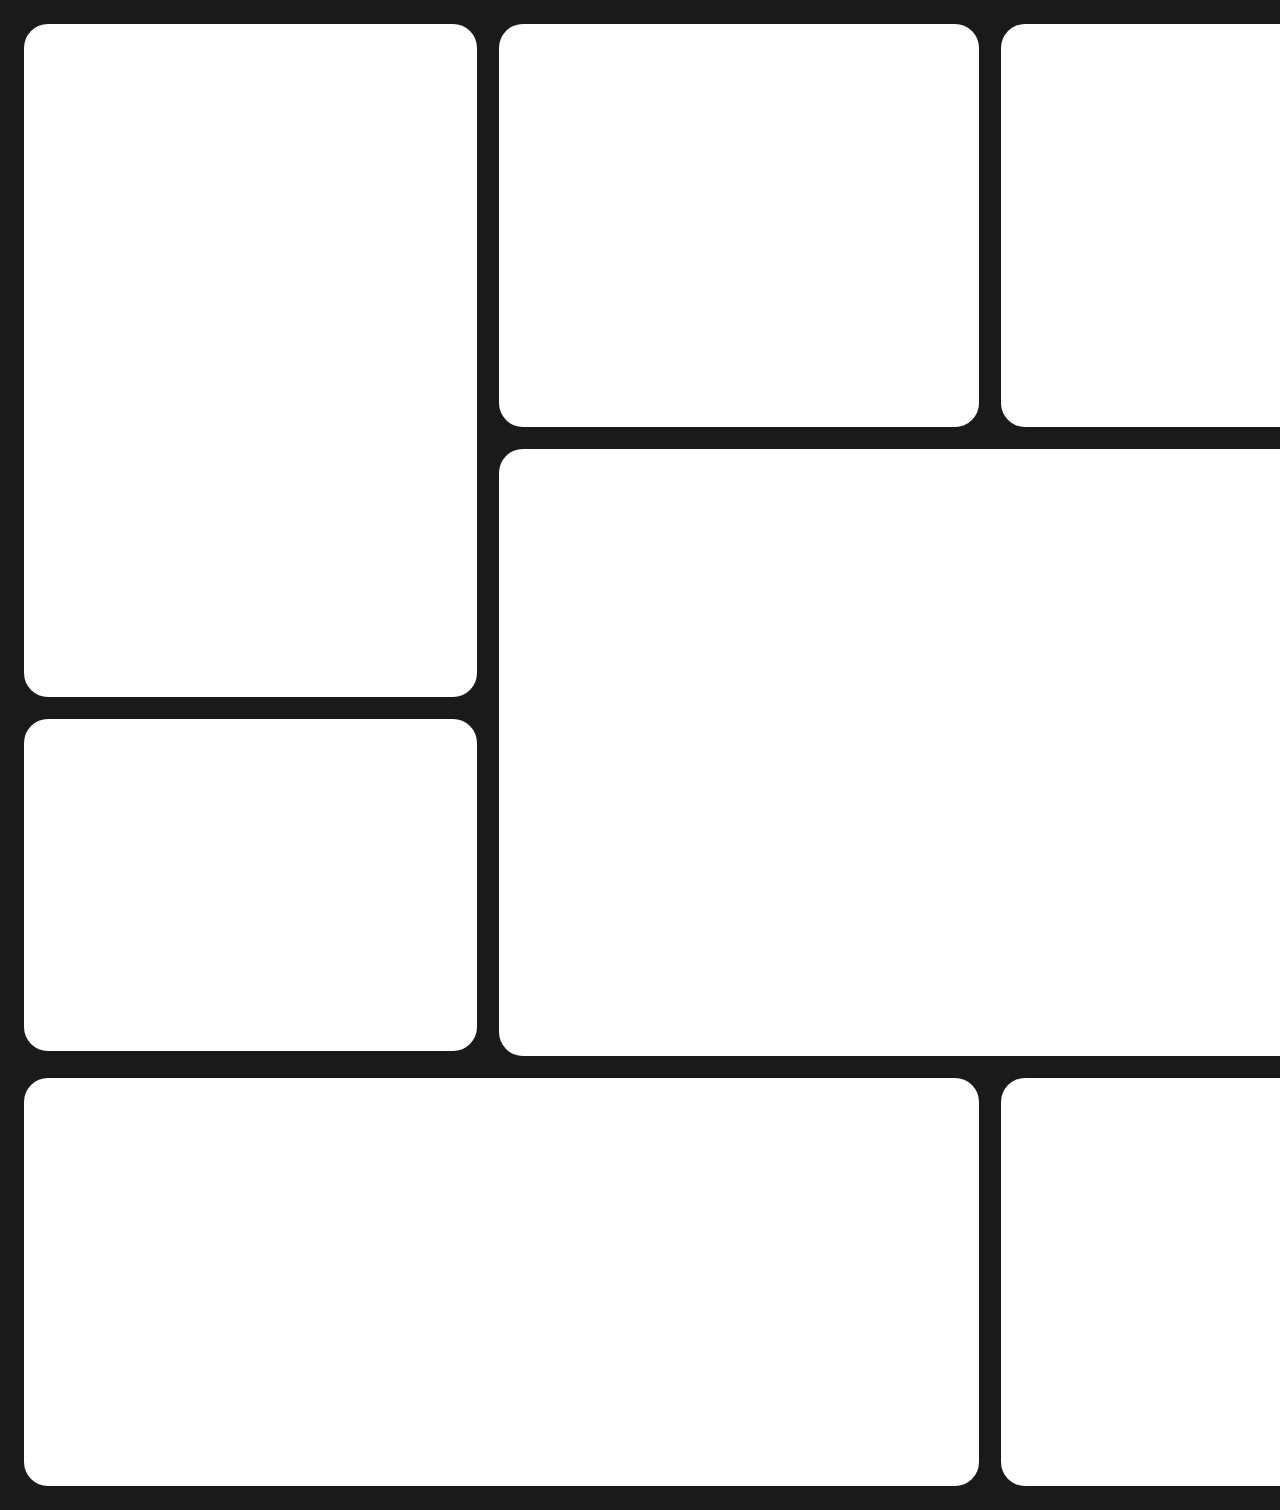
<file: index.html>
<!DOCTYPE html>
<html lang="en">
<head>
    <meta charset="UTF-8">
    <meta name="viewport" content="width=device-width, initial-scale=1.0">
    <title>Document</title>
    <link rel="stylesheet" href="style.css">
</head>
<body>
    <div class="layout" id="row">
    
    <div class="col">
      <div class="row">
        
        <div class="col">
          <div class="box" id="b1"></div>
          <div class="box" id="b5"></div>
        </div>
        
        <div class="col">
          <div class="row">
            <div class="box" id="b2"></div>
            <div class="box" id="b3"></div>
          </div>
          <div class="box" id="b6"></div>
        </div>

      </div>

      <div class="row">
        <div class="box" id="b7"></div>
        <div class="box" id="b8"></div>
      </div>
    </div>

    <div class="col">
      <div class="box" id="b4"></div>
      <div class="box" id="b9"></div>
    </div>

  </div>
</body>
</html>
</file>
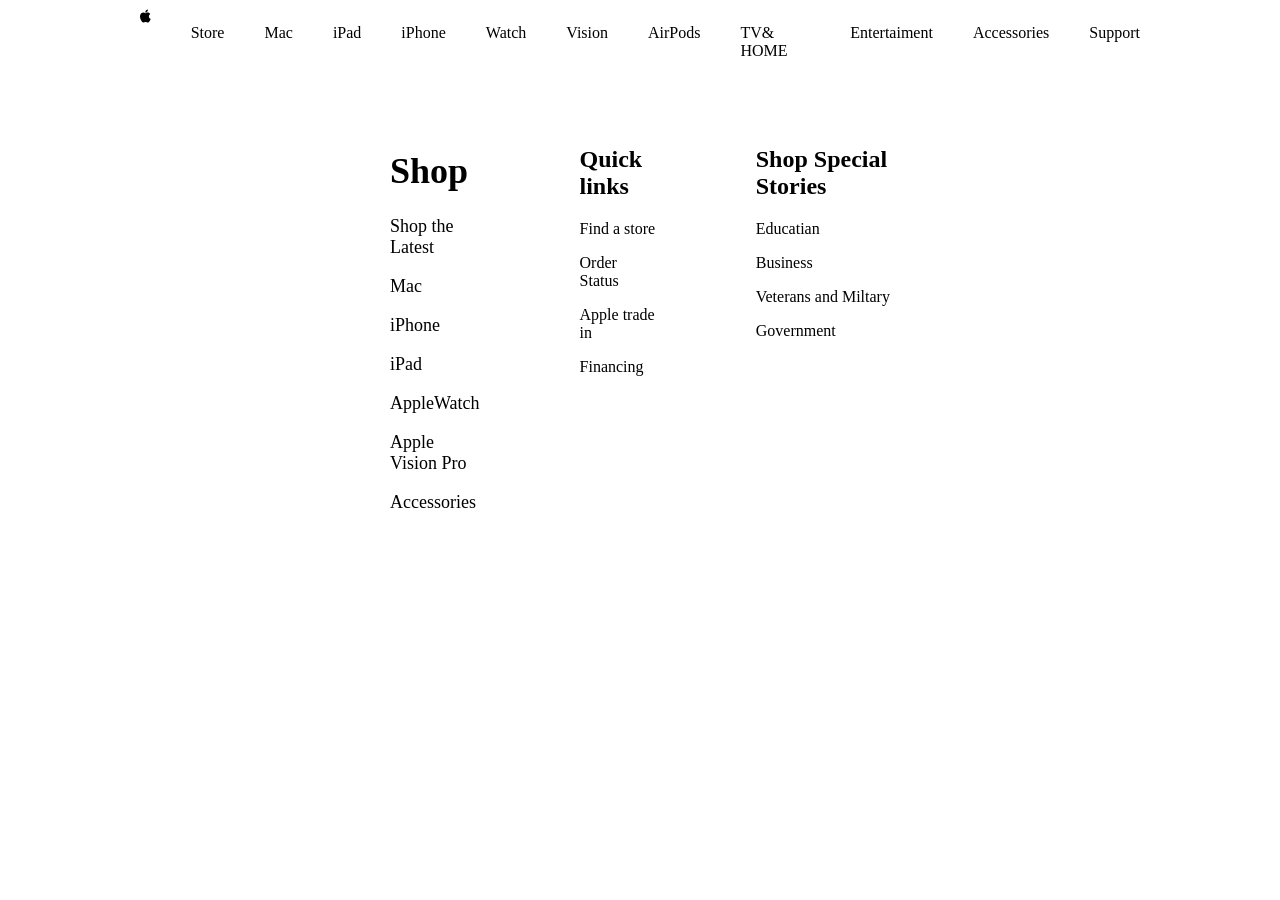
<file: Apple/index.html>
<!DOCTYPE html>
<html lang="en">
<head>
    <meta charset="UTF-8">
    <meta name="viewport" content="width=device-width, initial-scale=1.0">
    <title>Document</title>
</head>
<style>
    .Red_Div{
        display: flex;
        gap: 40px;
        width:fit-content;
        width: 1000px;
        margin: auto;
    }
    .Blu_div{
        display: flex;
        gap: 100px;
        widfth: fit-context;
        width: 500px;
        margin: auto;
    }
    .Big_dig{
        display: flex;
        gap: 50px;
        flex-direction: column;
    }
    .Green_div1{
        font-size: large;
    }
</style>
<body>
    <div class="Big_dig">
    <div class="Red_Div">
   <svg width="13" height="16" viewBox="0 0 13 16" fill="none" xmlns="http://www.w3.org/2000/svg">
<path d="M12.5589 5.4318C12.038 5.75071 11.6066 6.19655 11.3049 6.72761C11.0032 7.25867 10.8413 7.85759 10.8341 8.4683C10.8362 9.15565 11.0398 9.8273 11.4198 10.4001C11.7998 10.9728 12.3395 11.4215 12.972 11.6906C12.7226 12.4952 12.3536 13.2577 11.8772 13.9524C11.1956 14.9336 10.4829 15.9147 9.3985 15.9147C8.3141 15.9147 8.0352 15.2847 6.7855 15.2847C5.5668 15.2847 5.133 15.9354 4.1415 15.9354C3.15 15.9354 2.4581 15.0265 1.6628 13.9111C0.612269 12.3485 0.0349098 10.516 0 8.6335C0 5.5351 2.014 3.893 3.9969 3.893C5.0504 3.893 5.9283 4.5849 6.5893 4.5849C7.2193 4.5849 8.2005 3.8516 9.3985 3.8516C10.0145 3.83571 10.6249 3.97152 11.176 4.24708C11.7271 4.52264 12.202 4.92949 12.5589 5.4318ZM8.8305 2.54C9.3586 1.91876 9.65755 1.13513 9.6774 0.32C9.67829 0.212542 9.6679 0.105288 9.6464 0C8.73926 0.0886136 7.9004 0.520975 7.3019 1.2084C6.76871 1.80488 6.4585 2.56759 6.424 3.3669C6.4244 3.46411 6.43479 3.56102 6.455 3.6561C6.52652 3.66962 6.59912 3.67655 6.6719 3.6768C7.08997 3.64353 7.49692 3.5256 7.868 3.33018C8.23908 3.13475 8.56655 2.86591 8.8305 2.54Z" fill="black"/>
</svg>

    <p>Store</p>
    <p>Mac</p>
    <p>iPad</p>
    <p>iPhone</p>
    <p>Watch</p>
    <p>Vision</p>
    <p>AirPods</p>
    <p>TV& HOME</p>
    <p>Entertaiment</p>
    <p>Accessories</p>
    <p>Support</p>
    </div>
    <div class="Blu_div">
        <div class="Green_div1">
            <h1>Shop</h1>
            <p>Shop the Latest</p>
            <p>Mac</p>
            <p>iPhone</p>
            <p>iPad</p>
            <p>AppleWatch</p>
            <p>Apple Vision Pro</p>
            <p>Accessories</p>
        </div>
        <div class="Green_div">
            <h2>Quick links</h2>
            <p>Find a store</p>
            <p>Order Status</p>
            <p>Apple trade in</p>
            <p>Financing</p>

        </div>
        <div class="Green_div">
            <h2>Shop Special Stories</h2>
            <p>Educatian</p>
            <p>Business</p>
            <p>Veterans and Miltary</p>
            <p>Government</p>

        </div>
    </div>
</div>
</body>
</html>
</file>
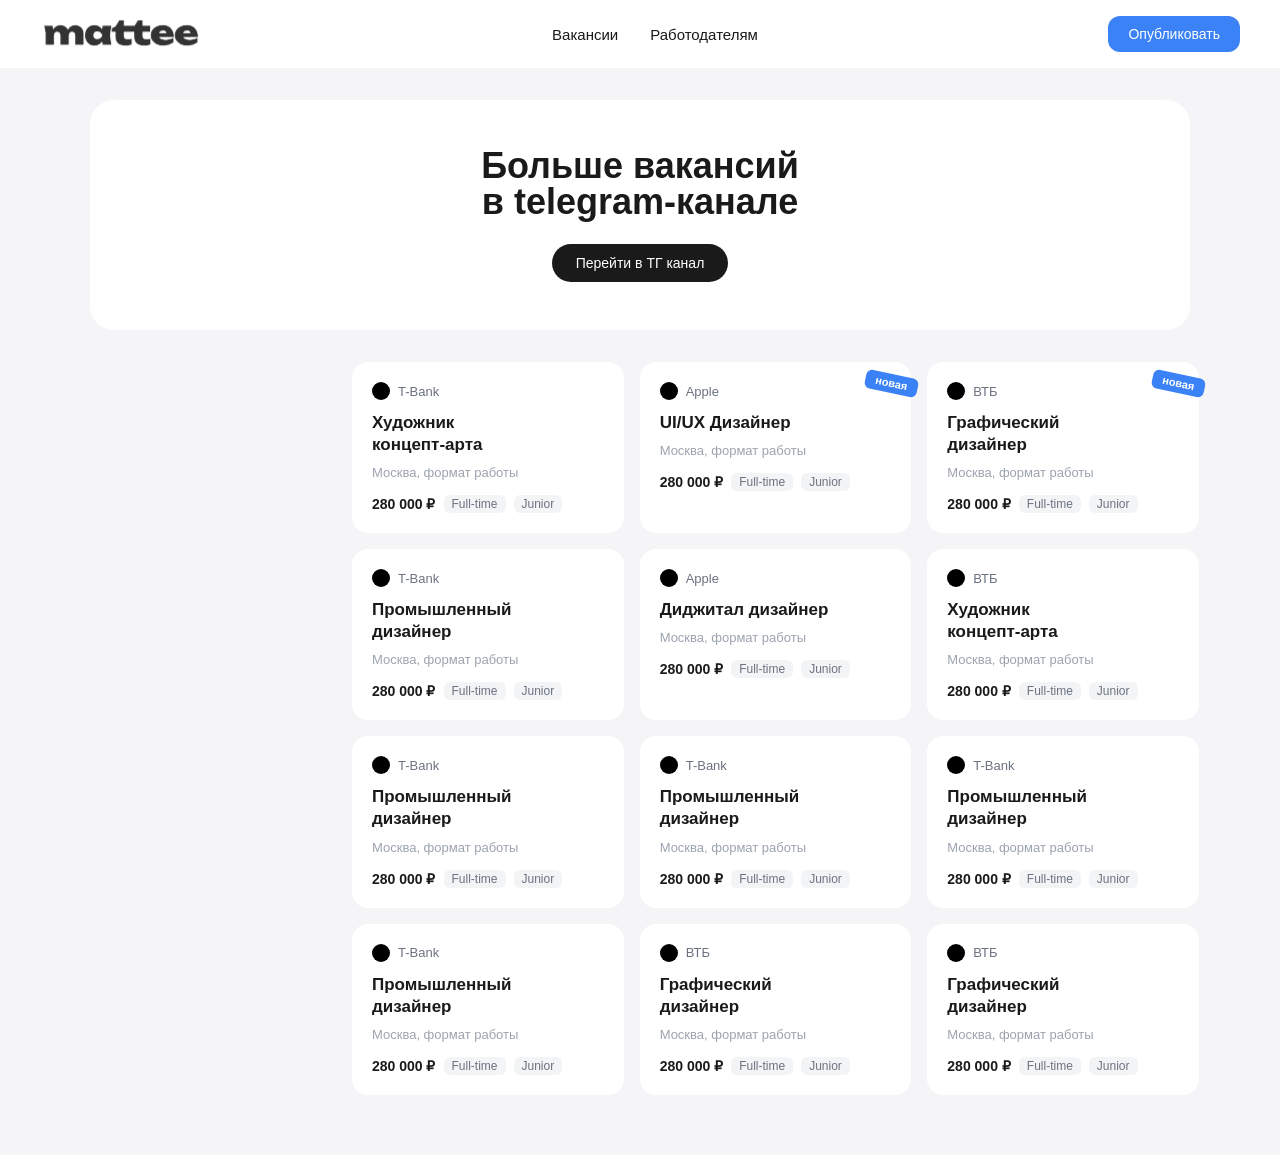
<file: Vacntion/index.html>
<!DOCTYPE html>
<html lang="ru">
<head>
    <meta charset="UTF-8">
    <meta name="viewport" content="width=device-width, initial-scale=1.0">
    <link rel="stylesheet" href="reboot.css">
    <link rel="stylesheet" href="style.css">
    <title>mattee</title>
</head>
<body>

<header class="top">
    <div class="logo">
        <svg width="212" height="42" viewBox="0 0 212 42" fill="none" xmlns="http://www.w3.org/2000/svg">
<foreignObject x="-2.01874" y="-2.01874" width="215.998" height="45.929"><div xmlns="http://www.w3.org/1999/xhtml" style="backdrop-filter:blur(1.01px);clip-path:url(#bgblur_0_880_1226_clip_path);height:100%;width:100%"></div></foreignObject><g data-figma-bg-blur-radius="2.01874">
<mask id="path-1-outside-1_880_1226" maskUnits="userSpaceOnUse" x="-0.540527" y="-0.49871" width="213" height="43" fill="black">
<rect fill="white" x="-0.540527" y="-0.49871" width="213" height="43"/>
<path fill-rule="evenodd" clip-rule="evenodd" d="M123.583 19.4985H120.031H118.628H110.165V24.2784C110.165 26.0617 110.472 27.3187 111.086 28.0496C111.7 28.7512 112.957 29.102 114.857 29.102C116.026 29.102 117.064 29.029 117.97 28.8828C118.906 28.7074 119.739 28.5027 120.47 28.2689V36.2937C119.476 36.5861 118.248 36.8345 116.786 37.0392C115.354 37.2731 113.848 37.39 112.27 37.39C109.288 37.39 106.818 36.9515 104.859 36.0745C102.9 35.1682 101.438 33.8673 100.474 32.1717C99.5089 30.4761 99.0266 28.4589 99.0266 26.1201V19.4985H94.0713V14.7187L99.0266 12.2192L103.894 4.50129H110.165V11.386H118.628H120.031H124.113L128.451 4.50129H134.722V11.386H144.588V19.4985H134.722V24.2784C134.722 26.0617 135.029 27.3187 135.643 28.0496C136.257 28.7512 137.514 29.102 139.414 29.102C140.583 29.102 141.621 29.029 142.527 28.8828C143.463 28.7074 144.296 28.5027 145.027 28.2689V36.2937C144.033 36.5861 142.805 36.8345 141.343 37.0392C139.911 37.2731 138.405 37.39 136.827 37.39C133.845 37.39 131.374 36.9515 129.416 36.0745C127.457 35.1682 125.995 33.8673 125.031 32.1717C124.066 30.4761 123.583 28.4589 123.583 26.1201V19.4985ZM193.252 37.3902C190.123 37.3902 187.317 36.8347 184.832 35.7238C182.376 34.5837 180.432 33.005 179 30.9879C177.567 28.9415 176.851 26.5735 176.851 23.8839C176.851 21.2236 177.538 18.8994 178.912 16.9115C180.315 14.9236 182.216 13.3741 184.613 12.2632C187.01 11.1523 189.7 10.5969 192.681 10.5969C195.81 10.5969 198.47 11.24 200.662 12.5263C202.855 13.8126 204.536 15.6398 205.705 18.0078C206.875 20.3465 207.459 23.1238 207.459 26.3396H188.224C188.323 26.5532 188.435 26.7579 188.559 26.9535C189.203 27.889 190.167 28.6053 191.454 29.1022C192.74 29.5992 194.362 29.8477 196.321 29.8477C198.221 29.8477 200.063 29.6138 201.846 29.1461C203.659 28.6491 205.325 27.9475 206.846 27.0412V33.3558C204.975 34.6714 202.84 35.68 200.443 36.3816C198.075 37.054 195.678 37.3902 193.252 37.3902ZM187.946 21.2089C188.02 20.9668 188.107 20.7329 188.209 20.5073C188.618 19.6303 189.203 18.9433 189.963 18.4463C190.752 17.9493 191.702 17.7008 192.813 17.7008C193.807 17.7008 194.655 17.9055 195.356 18.3147C196.087 18.6948 196.672 19.2649 197.111 20.025C197.314 20.3785 197.487 20.7732 197.628 21.2089H187.946ZM82.1184 36.6009L81.497 32.2509C80.4725 33.6847 79.218 34.8424 77.7333 35.7239C75.8915 36.8348 73.772 37.3903 71.3748 37.3903C68.9191 37.3903 66.7558 36.8348 64.8848 35.7239C63.043 34.613 61.5959 33.049 60.5434 31.0318C59.5202 29.0146 59.0086 26.6759 59.0086 24.0155C59.0086 21.326 59.5202 18.9726 60.5434 16.9554C61.5959 14.9382 63.043 13.3742 64.8848 12.2633C66.7558 11.1524 68.9191 10.5969 71.3748 10.5969C73.772 10.5969 75.8915 11.1524 77.7333 12.2633C79.2102 13.1171 80.4686 14.2625 81.5083 15.6993L82.1184 11.3863H93.6953L91.9412 23.9717L93.6953 36.6009H82.1184ZM70.2346 24.0155C70.2346 24.9803 70.4247 25.8427 70.8047 26.6028C71.214 27.3336 71.7695 27.9183 72.4711 28.3568C73.2019 28.7953 74.0351 29.0146 74.9706 29.0146C75.9354 29.0146 76.8709 28.7953 77.7771 28.3568C78.6834 27.9183 79.4727 27.3336 80.1451 26.6028C80.8467 25.8427 81.3291 24.9803 81.5922 24.0155C81.3291 23.0508 80.8467 22.1884 80.1451 21.4283C79.4727 20.6682 78.6834 20.0689 77.7771 19.6304C76.8709 19.1918 75.9354 18.9726 74.9706 18.9726C74.0351 18.9726 73.2019 19.1918 72.4711 19.6304C71.7695 20.0689 71.214 20.6682 70.8047 21.4283C70.4247 22.1884 70.2346 23.0508 70.2346 24.0155ZM153.258 35.7232C155.743 36.8341 158.55 37.3896 161.678 37.3896C164.104 37.3896 166.501 37.0534 168.869 36.381C171.267 35.6793 173.401 34.6708 175.272 33.3552V27.0406C173.751 27.9469 172.085 28.6485 170.273 29.1455C168.489 29.6132 166.648 29.8471 164.747 29.8471C162.789 29.8471 161.166 29.5986 159.88 29.1016C158.593 28.6046 157.629 27.8884 156.986 26.9529C156.861 26.7573 156.749 26.5526 156.65 26.339H175.886C175.886 23.1232 175.301 20.3459 174.132 18.0072C172.962 15.6392 171.281 13.812 169.089 12.5257C166.896 11.2394 164.236 10.5962 161.108 10.5962C158.126 10.5962 155.436 11.1517 153.039 12.2626C150.642 13.3735 148.741 14.9229 147.338 16.9109C145.964 18.8988 145.277 21.2229 145.277 23.8833C145.277 26.5728 145.993 28.9408 147.426 30.9872C148.858 33.0044 150.802 34.5831 153.258 35.7232ZM156.635 20.5067C156.534 20.7323 156.446 20.9662 156.372 21.2083H166.054C165.913 20.7725 165.741 20.3779 165.537 20.0243C165.098 19.2642 164.513 18.6942 163.783 18.3141C163.081 17.9048 162.233 17.7002 161.239 17.7002C160.128 17.7002 159.178 17.9487 158.389 18.4457C157.629 18.9427 157.044 19.6297 156.635 20.5067ZM36.6099 16.4222C36.6763 16.3056 36.7442 16.1909 36.8134 16.078C37.9243 14.2362 39.2837 12.8622 40.8916 11.956C42.4995 11.0497 44.2243 10.5966 46.0661 10.5966C48.434 10.5966 50.4512 11.0935 52.1176 12.0875C53.8132 13.0523 55.0995 14.4263 55.9765 16.2096C56.8535 17.9636 57.2921 20.0247 57.2921 22.3926V36.6006H46.1538V23.9713C46.1538 22.5681 45.8029 21.4864 45.1013 20.7263C44.4289 19.9662 43.4496 19.5861 42.1633 19.5861C41.257 19.5861 40.4677 19.7908 39.7953 20.2001C39.1521 20.5801 38.6551 21.1502 38.3043 21.9103C37.9827 22.6411 37.822 23.5328 37.822 24.5852V36.6006H26.6836V23.9713C26.6836 22.5681 26.3328 21.4864 25.6312 20.7263C24.9588 19.9662 23.9795 19.5861 22.6932 19.5861C21.7869 19.5861 20.9976 19.7908 20.3252 20.2001C19.682 20.5801 19.185 21.1502 18.8342 21.9103C18.5126 22.6411 18.3518 23.5328 18.3518 24.5852V36.6006H7.21354V20.4193L5.45947 11.3859H16.5978L17.3596 16.0517C18.4965 14.2232 19.8651 12.8579 21.4653 11.956C23.0732 11.0497 24.798 10.5966 26.6398 10.5966C29.0078 10.5966 31.025 11.0935 32.6913 12.0875C34.3577 13.0523 35.6294 14.4263 36.5064 16.2096C36.5416 16.2799 36.5761 16.3508 36.6099 16.4222Z"/>
</mask>
<path fill-rule="evenodd" clip-rule="evenodd" d="M123.583 19.4985H120.031H118.628H110.165V24.2784C110.165 26.0617 110.472 27.3187 111.086 28.0496C111.7 28.7512 112.957 29.102 114.857 29.102C116.026 29.102 117.064 29.029 117.97 28.8828C118.906 28.7074 119.739 28.5027 120.47 28.2689V36.2937C119.476 36.5861 118.248 36.8345 116.786 37.0392C115.354 37.2731 113.848 37.39 112.27 37.39C109.288 37.39 106.818 36.9515 104.859 36.0745C102.9 35.1682 101.438 33.8673 100.474 32.1717C99.5089 30.4761 99.0266 28.4589 99.0266 26.1201V19.4985H94.0713V14.7187L99.0266 12.2192L103.894 4.50129H110.165V11.386H118.628H120.031H124.113L128.451 4.50129H134.722V11.386H144.588V19.4985H134.722V24.2784C134.722 26.0617 135.029 27.3187 135.643 28.0496C136.257 28.7512 137.514 29.102 139.414 29.102C140.583 29.102 141.621 29.029 142.527 28.8828C143.463 28.7074 144.296 28.5027 145.027 28.2689V36.2937C144.033 36.5861 142.805 36.8345 141.343 37.0392C139.911 37.2731 138.405 37.39 136.827 37.39C133.845 37.39 131.374 36.9515 129.416 36.0745C127.457 35.1682 125.995 33.8673 125.031 32.1717C124.066 30.4761 123.583 28.4589 123.583 26.1201V19.4985ZM193.252 37.3902C190.123 37.3902 187.317 36.8347 184.832 35.7238C182.376 34.5837 180.432 33.005 179 30.9879C177.567 28.9415 176.851 26.5735 176.851 23.8839C176.851 21.2236 177.538 18.8994 178.912 16.9115C180.315 14.9236 182.216 13.3741 184.613 12.2632C187.01 11.1523 189.7 10.5969 192.681 10.5969C195.81 10.5969 198.47 11.24 200.662 12.5263C202.855 13.8126 204.536 15.6398 205.705 18.0078C206.875 20.3465 207.459 23.1238 207.459 26.3396H188.224C188.323 26.5532 188.435 26.7579 188.559 26.9535C189.203 27.889 190.167 28.6053 191.454 29.1022C192.74 29.5992 194.362 29.8477 196.321 29.8477C198.221 29.8477 200.063 29.6138 201.846 29.1461C203.659 28.6491 205.325 27.9475 206.846 27.0412V33.3558C204.975 34.6714 202.84 35.68 200.443 36.3816C198.075 37.054 195.678 37.3902 193.252 37.3902ZM187.946 21.2089C188.02 20.9668 188.107 20.7329 188.209 20.5073C188.618 19.6303 189.203 18.9433 189.963 18.4463C190.752 17.9493 191.702 17.7008 192.813 17.7008C193.807 17.7008 194.655 17.9055 195.356 18.3147C196.087 18.6948 196.672 19.2649 197.111 20.025C197.314 20.3785 197.487 20.7732 197.628 21.2089H187.946ZM82.1184 36.6009L81.497 32.2509C80.4725 33.6847 79.218 34.8424 77.7333 35.7239C75.8915 36.8348 73.772 37.3903 71.3748 37.3903C68.9191 37.3903 66.7558 36.8348 64.8848 35.7239C63.043 34.613 61.5959 33.049 60.5434 31.0318C59.5202 29.0146 59.0086 26.6759 59.0086 24.0155C59.0086 21.326 59.5202 18.9726 60.5434 16.9554C61.5959 14.9382 63.043 13.3742 64.8848 12.2633C66.7558 11.1524 68.9191 10.5969 71.3748 10.5969C73.772 10.5969 75.8915 11.1524 77.7333 12.2633C79.2102 13.1171 80.4686 14.2625 81.5083 15.6993L82.1184 11.3863H93.6953L91.9412 23.9717L93.6953 36.6009H82.1184ZM70.2346 24.0155C70.2346 24.9803 70.4247 25.8427 70.8047 26.6028C71.214 27.3336 71.7695 27.9183 72.4711 28.3568C73.2019 28.7953 74.0351 29.0146 74.9706 29.0146C75.9354 29.0146 76.8709 28.7953 77.7771 28.3568C78.6834 27.9183 79.4727 27.3336 80.1451 26.6028C80.8467 25.8427 81.3291 24.9803 81.5922 24.0155C81.3291 23.0508 80.8467 22.1884 80.1451 21.4283C79.4727 20.6682 78.6834 20.0689 77.7771 19.6304C76.8709 19.1918 75.9354 18.9726 74.9706 18.9726C74.0351 18.9726 73.2019 19.1918 72.4711 19.6304C71.7695 20.0689 71.214 20.6682 70.8047 21.4283C70.4247 22.1884 70.2346 23.0508 70.2346 24.0155ZM153.258 35.7232C155.743 36.8341 158.55 37.3896 161.678 37.3896C164.104 37.3896 166.501 37.0534 168.869 36.381C171.267 35.6793 173.401 34.6708 175.272 33.3552V27.0406C173.751 27.9469 172.085 28.6485 170.273 29.1455C168.489 29.6132 166.648 29.8471 164.747 29.8471C162.789 29.8471 161.166 29.5986 159.88 29.1016C158.593 28.6046 157.629 27.8884 156.986 26.9529C156.861 26.7573 156.749 26.5526 156.65 26.339H175.886C175.886 23.1232 175.301 20.3459 174.132 18.0072C172.962 15.6392 171.281 13.812 169.089 12.5257C166.896 11.2394 164.236 10.5962 161.108 10.5962C158.126 10.5962 155.436 11.1517 153.039 12.2626C150.642 13.3735 148.741 14.9229 147.338 16.9109C145.964 18.8988 145.277 21.2229 145.277 23.8833C145.277 26.5728 145.993 28.9408 147.426 30.9872C148.858 33.0044 150.802 34.5831 153.258 35.7232ZM156.635 20.5067C156.534 20.7323 156.446 20.9662 156.372 21.2083H166.054C165.913 20.7725 165.741 20.3779 165.537 20.0243C165.098 19.2642 164.513 18.6942 163.783 18.3141C163.081 17.9048 162.233 17.7002 161.239 17.7002C160.128 17.7002 159.178 17.9487 158.389 18.4457C157.629 18.9427 157.044 19.6297 156.635 20.5067ZM36.6099 16.4222C36.6763 16.3056 36.7442 16.1909 36.8134 16.078C37.9243 14.2362 39.2837 12.8622 40.8916 11.956C42.4995 11.0497 44.2243 10.5966 46.0661 10.5966C48.434 10.5966 50.4512 11.0935 52.1176 12.0875C53.8132 13.0523 55.0995 14.4263 55.9765 16.2096C56.8535 17.9636 57.2921 20.0247 57.2921 22.3926V36.6006H46.1538V23.9713C46.1538 22.5681 45.8029 21.4864 45.1013 20.7263C44.4289 19.9662 43.4496 19.5861 42.1633 19.5861C41.257 19.5861 40.4677 19.7908 39.7953 20.2001C39.1521 20.5801 38.6551 21.1502 38.3043 21.9103C37.9827 22.6411 37.822 23.5328 37.822 24.5852V36.6006H26.6836V23.9713C26.6836 22.5681 26.3328 21.4864 25.6312 20.7263C24.9588 19.9662 23.9795 19.5861 22.6932 19.5861C21.7869 19.5861 20.9976 19.7908 20.3252 20.2001C19.682 20.5801 19.185 21.1502 18.8342 21.9103C18.5126 22.6411 18.3518 23.5328 18.3518 24.5852V36.6006H7.21354V20.4193L5.45947 11.3859H16.5978L17.3596 16.0517C18.4965 14.2232 19.8651 12.8579 21.4653 11.956C23.0732 11.0497 24.798 10.5966 26.6398 10.5966C29.0078 10.5966 31.025 11.0935 32.6913 12.0875C34.3577 13.0523 35.6294 14.4263 36.5064 16.2096C36.5416 16.2799 36.5761 16.3508 36.6099 16.4222Z" fill="black" fill-opacity="0.8"/>
<path fill-rule="evenodd" clip-rule="evenodd" d="M123.583 19.4985H120.031H118.628H110.165V24.2784C110.165 26.0617 110.472 27.3187 111.086 28.0496C111.7 28.7512 112.957 29.102 114.857 29.102C116.026 29.102 117.064 29.029 117.97 28.8828C118.906 28.7074 119.739 28.5027 120.47 28.2689V36.2937C119.476 36.5861 118.248 36.8345 116.786 37.0392C115.354 37.2731 113.848 37.39 112.27 37.39C109.288 37.39 106.818 36.9515 104.859 36.0745C102.9 35.1682 101.438 33.8673 100.474 32.1717C99.5089 30.4761 99.0266 28.4589 99.0266 26.1201V19.4985H94.0713V14.7187L99.0266 12.2192L103.894 4.50129H110.165V11.386H118.628H120.031H124.113L128.451 4.50129H134.722V11.386H144.588V19.4985H134.722V24.2784C134.722 26.0617 135.029 27.3187 135.643 28.0496C136.257 28.7512 137.514 29.102 139.414 29.102C140.583 29.102 141.621 29.029 142.527 28.8828C143.463 28.7074 144.296 28.5027 145.027 28.2689V36.2937C144.033 36.5861 142.805 36.8345 141.343 37.0392C139.911 37.2731 138.405 37.39 136.827 37.39C133.845 37.39 131.374 36.9515 129.416 36.0745C127.457 35.1682 125.995 33.8673 125.031 32.1717C124.066 30.4761 123.583 28.4589 123.583 26.1201V19.4985ZM193.252 37.3902C190.123 37.3902 187.317 36.8347 184.832 35.7238C182.376 34.5837 180.432 33.005 179 30.9879C177.567 28.9415 176.851 26.5735 176.851 23.8839C176.851 21.2236 177.538 18.8994 178.912 16.9115C180.315 14.9236 182.216 13.3741 184.613 12.2632C187.01 11.1523 189.7 10.5969 192.681 10.5969C195.81 10.5969 198.47 11.24 200.662 12.5263C202.855 13.8126 204.536 15.6398 205.705 18.0078C206.875 20.3465 207.459 23.1238 207.459 26.3396H188.224C188.323 26.5532 188.435 26.7579 188.559 26.9535C189.203 27.889 190.167 28.6053 191.454 29.1022C192.74 29.5992 194.362 29.8477 196.321 29.8477C198.221 29.8477 200.063 29.6138 201.846 29.1461C203.659 28.6491 205.325 27.9475 206.846 27.0412V33.3558C204.975 34.6714 202.84 35.68 200.443 36.3816C198.075 37.054 195.678 37.3902 193.252 37.3902ZM187.946 21.2089C188.02 20.9668 188.107 20.7329 188.209 20.5073C188.618 19.6303 189.203 18.9433 189.963 18.4463C190.752 17.9493 191.702 17.7008 192.813 17.7008C193.807 17.7008 194.655 17.9055 195.356 18.3147C196.087 18.6948 196.672 19.2649 197.111 20.025C197.314 20.3785 197.487 20.7732 197.628 21.2089H187.946ZM82.1184 36.6009L81.497 32.2509C80.4725 33.6847 79.218 34.8424 77.7333 35.7239C75.8915 36.8348 73.772 37.3903 71.3748 37.3903C68.9191 37.3903 66.7558 36.8348 64.8848 35.7239C63.043 34.613 61.5959 33.049 60.5434 31.0318C59.5202 29.0146 59.0086 26.6759 59.0086 24.0155C59.0086 21.326 59.5202 18.9726 60.5434 16.9554C61.5959 14.9382 63.043 13.3742 64.8848 12.2633C66.7558 11.1524 68.9191 10.5969 71.3748 10.5969C73.772 10.5969 75.8915 11.1524 77.7333 12.2633C79.2102 13.1171 80.4686 14.2625 81.5083 15.6993L82.1184 11.3863H93.6953L91.9412 23.9717L93.6953 36.6009H82.1184ZM70.2346 24.0155C70.2346 24.9803 70.4247 25.8427 70.8047 26.6028C71.214 27.3336 71.7695 27.9183 72.4711 28.3568C73.2019 28.7953 74.0351 29.0146 74.9706 29.0146C75.9354 29.0146 76.8709 28.7953 77.7771 28.3568C78.6834 27.9183 79.4727 27.3336 80.1451 26.6028C80.8467 25.8427 81.3291 24.9803 81.5922 24.0155C81.3291 23.0508 80.8467 22.1884 80.1451 21.4283C79.4727 20.6682 78.6834 20.0689 77.7771 19.6304C76.8709 19.1918 75.9354 18.9726 74.9706 18.9726C74.0351 18.9726 73.2019 19.1918 72.4711 19.6304C71.7695 20.0689 71.214 20.6682 70.8047 21.4283C70.4247 22.1884 70.2346 23.0508 70.2346 24.0155ZM153.258 35.7232C155.743 36.8341 158.55 37.3896 161.678 37.3896C164.104 37.3896 166.501 37.0534 168.869 36.381C171.267 35.6793 173.401 34.6708 175.272 33.3552V27.0406C173.751 27.9469 172.085 28.6485 170.273 29.1455C168.489 29.6132 166.648 29.8471 164.747 29.8471C162.789 29.8471 161.166 29.5986 159.88 29.1016C158.593 28.6046 157.629 27.8884 156.986 26.9529C156.861 26.7573 156.749 26.5526 156.65 26.339H175.886C175.886 23.1232 175.301 20.3459 174.132 18.0072C172.962 15.6392 171.281 13.812 169.089 12.5257C166.896 11.2394 164.236 10.5962 161.108 10.5962C158.126 10.5962 155.436 11.1517 153.039 12.2626C150.642 13.3735 148.741 14.9229 147.338 16.9109C145.964 18.8988 145.277 21.2229 145.277 23.8833C145.277 26.5728 145.993 28.9408 147.426 30.9872C148.858 33.0044 150.802 34.5831 153.258 35.7232ZM156.635 20.5067C156.534 20.7323 156.446 20.9662 156.372 21.2083H166.054C165.913 20.7725 165.741 20.3779 165.537 20.0243C165.098 19.2642 164.513 18.6942 163.783 18.3141C163.081 17.9048 162.233 17.7002 161.239 17.7002C160.128 17.7002 159.178 17.9487 158.389 18.4457C157.629 18.9427 157.044 19.6297 156.635 20.5067ZM36.6099 16.4222C36.6763 16.3056 36.7442 16.1909 36.8134 16.078C37.9243 14.2362 39.2837 12.8622 40.8916 11.956C42.4995 11.0497 44.2243 10.5966 46.0661 10.5966C48.434 10.5966 50.4512 11.0935 52.1176 12.0875C53.8132 13.0523 55.0995 14.4263 55.9765 16.2096C56.8535 17.9636 57.2921 20.0247 57.2921 22.3926V36.6006H46.1538V23.9713C46.1538 22.5681 45.8029 21.4864 45.1013 20.7263C44.4289 19.9662 43.4496 19.5861 42.1633 19.5861C41.257 19.5861 40.4677 19.7908 39.7953 20.2001C39.1521 20.5801 38.6551 21.1502 38.3043 21.9103C37.9827 22.6411 37.822 23.5328 37.822 24.5852V36.6006H26.6836V23.9713C26.6836 22.5681 26.3328 21.4864 25.6312 20.7263C24.9588 19.9662 23.9795 19.5861 22.6932 19.5861C21.7869 19.5861 20.9976 19.7908 20.3252 20.2001C19.682 20.5801 19.185 21.1502 18.8342 21.9103C18.5126 22.6411 18.3518 23.5328 18.3518 24.5852V36.6006H7.21354V20.4193L5.45947 11.3859H16.5978L17.3596 16.0517C18.4965 14.2232 19.8651 12.8579 21.4653 11.956C23.0732 11.0497 24.798 10.5966 26.6398 10.5966C29.0078 10.5966 31.025 11.0935 32.6913 12.0875C34.3577 13.0523 35.6294 14.4263 36.5064 16.2096C36.5416 16.2799 36.5761 16.3508 36.6099 16.4222Z" stroke="white" stroke-opacity="0.6" stroke-width="9.00257" mask="url(#path-1-outside-1_880_1226)"/>
</g>
<defs>
<clipPath id="bgblur_0_880_1226_clip_path" transform="translate(2.01874 2.01874)"><path fill-rule="evenodd" clip-rule="evenodd" d="M123.583 19.4985H120.031H118.628H110.165V24.2784C110.165 26.0617 110.472 27.3187 111.086 28.0496C111.7 28.7512 112.957 29.102 114.857 29.102C116.026 29.102 117.064 29.029 117.97 28.8828C118.906 28.7074 119.739 28.5027 120.47 28.2689V36.2937C119.476 36.5861 118.248 36.8345 116.786 37.0392C115.354 37.2731 113.848 37.39 112.27 37.39C109.288 37.39 106.818 36.9515 104.859 36.0745C102.9 35.1682 101.438 33.8673 100.474 32.1717C99.5089 30.4761 99.0266 28.4589 99.0266 26.1201V19.4985H94.0713V14.7187L99.0266 12.2192L103.894 4.50129H110.165V11.386H118.628H120.031H124.113L128.451 4.50129H134.722V11.386H144.588V19.4985H134.722V24.2784C134.722 26.0617 135.029 27.3187 135.643 28.0496C136.257 28.7512 137.514 29.102 139.414 29.102C140.583 29.102 141.621 29.029 142.527 28.8828C143.463 28.7074 144.296 28.5027 145.027 28.2689V36.2937C144.033 36.5861 142.805 36.8345 141.343 37.0392C139.911 37.2731 138.405 37.39 136.827 37.39C133.845 37.39 131.374 36.9515 129.416 36.0745C127.457 35.1682 125.995 33.8673 125.031 32.1717C124.066 30.4761 123.583 28.4589 123.583 26.1201V19.4985ZM193.252 37.3902C190.123 37.3902 187.317 36.8347 184.832 35.7238C182.376 34.5837 180.432 33.005 179 30.9879C177.567 28.9415 176.851 26.5735 176.851 23.8839C176.851 21.2236 177.538 18.8994 178.912 16.9115C180.315 14.9236 182.216 13.3741 184.613 12.2632C187.01 11.1523 189.7 10.5969 192.681 10.5969C195.81 10.5969 198.47 11.24 200.662 12.5263C202.855 13.8126 204.536 15.6398 205.705 18.0078C206.875 20.3465 207.459 23.1238 207.459 26.3396H188.224C188.323 26.5532 188.435 26.7579 188.559 26.9535C189.203 27.889 190.167 28.6053 191.454 29.1022C192.74 29.5992 194.362 29.8477 196.321 29.8477C198.221 29.8477 200.063 29.6138 201.846 29.1461C203.659 28.6491 205.325 27.9475 206.846 27.0412V33.3558C204.975 34.6714 202.84 35.68 200.443 36.3816C198.075 37.054 195.678 37.3902 193.252 37.3902ZM187.946 21.2089C188.02 20.9668 188.107 20.7329 188.209 20.5073C188.618 19.6303 189.203 18.9433 189.963 18.4463C190.752 17.9493 191.702 17.7008 192.813 17.7008C193.807 17.7008 194.655 17.9055 195.356 18.3147C196.087 18.6948 196.672 19.2649 197.111 20.025C197.314 20.3785 197.487 20.7732 197.628 21.2089H187.946ZM82.1184 36.6009L81.497 32.2509C80.4725 33.6847 79.218 34.8424 77.7333 35.7239C75.8915 36.8348 73.772 37.3903 71.3748 37.3903C68.9191 37.3903 66.7558 36.8348 64.8848 35.7239C63.043 34.613 61.5959 33.049 60.5434 31.0318C59.5202 29.0146 59.0086 26.6759 59.0086 24.0155C59.0086 21.326 59.5202 18.9726 60.5434 16.9554C61.5959 14.9382 63.043 13.3742 64.8848 12.2633C66.7558 11.1524 68.9191 10.5969 71.3748 10.5969C73.772 10.5969 75.8915 11.1524 77.7333 12.2633C79.2102 13.1171 80.4686 14.2625 81.5083 15.6993L82.1184 11.3863H93.6953L91.9412 23.9717L93.6953 36.6009H82.1184ZM70.2346 24.0155C70.2346 24.9803 70.4247 25.8427 70.8047 26.6028C71.214 27.3336 71.7695 27.9183 72.4711 28.3568C73.2019 28.7953 74.0351 29.0146 74.9706 29.0146C75.9354 29.0146 76.8709 28.7953 77.7771 28.3568C78.6834 27.9183 79.4727 27.3336 80.1451 26.6028C80.8467 25.8427 81.3291 24.9803 81.5922 24.0155C81.3291 23.0508 80.8467 22.1884 80.1451 21.4283C79.4727 20.6682 78.6834 20.0689 77.7771 19.6304C76.8709 19.1918 75.9354 18.9726 74.9706 18.9726C74.0351 18.9726 73.2019 19.1918 72.4711 19.6304C71.7695 20.0689 71.214 20.6682 70.8047 21.4283C70.4247 22.1884 70.2346 23.0508 70.2346 24.0155ZM153.258 35.7232C155.743 36.8341 158.55 37.3896 161.678 37.3896C164.104 37.3896 166.501 37.0534 168.869 36.381C171.267 35.6793 173.401 34.6708 175.272 33.3552V27.0406C173.751 27.9469 172.085 28.6485 170.273 29.1455C168.489 29.6132 166.648 29.8471 164.747 29.8471C162.789 29.8471 161.166 29.5986 159.88 29.1016C158.593 28.6046 157.629 27.8884 156.986 26.9529C156.861 26.7573 156.749 26.5526 156.65 26.339H175.886C175.886 23.1232 175.301 20.3459 174.132 18.0072C172.962 15.6392 171.281 13.812 169.089 12.5257C166.896 11.2394 164.236 10.5962 161.108 10.5962C158.126 10.5962 155.436 11.1517 153.039 12.2626C150.642 13.3735 148.741 14.9229 147.338 16.9109C145.964 18.8988 145.277 21.2229 145.277 23.8833C145.277 26.5728 145.993 28.9408 147.426 30.9872C148.858 33.0044 150.802 34.5831 153.258 35.7232ZM156.635 20.5067C156.534 20.7323 156.446 20.9662 156.372 21.2083H166.054C165.913 20.7725 165.741 20.3779 165.537 20.0243C165.098 19.2642 164.513 18.6942 163.783 18.3141C163.081 17.9048 162.233 17.7002 161.239 17.7002C160.128 17.7002 159.178 17.9487 158.389 18.4457C157.629 18.9427 157.044 19.6297 156.635 20.5067ZM36.6099 16.4222C36.6763 16.3056 36.7442 16.1909 36.8134 16.078C37.9243 14.2362 39.2837 12.8622 40.8916 11.956C42.4995 11.0497 44.2243 10.5966 46.0661 10.5966C48.434 10.5966 50.4512 11.0935 52.1176 12.0875C53.8132 13.0523 55.0995 14.4263 55.9765 16.2096C56.8535 17.9636 57.2921 20.0247 57.2921 22.3926V36.6006H46.1538V23.9713C46.1538 22.5681 45.8029 21.4864 45.1013 20.7263C44.4289 19.9662 43.4496 19.5861 42.1633 19.5861C41.257 19.5861 40.4677 19.7908 39.7953 20.2001C39.1521 20.5801 38.6551 21.1502 38.3043 21.9103C37.9827 22.6411 37.822 23.5328 37.822 24.5852V36.6006H26.6836V23.9713C26.6836 22.5681 26.3328 21.4864 25.6312 20.7263C24.9588 19.9662 23.9795 19.5861 22.6932 19.5861C21.7869 19.5861 20.9976 19.7908 20.3252 20.2001C19.682 20.5801 19.185 21.1502 18.8342 21.9103C18.5126 22.6411 18.3518 23.5328 18.3518 24.5852V36.6006H7.21354V20.4193L5.45947 11.3859H16.5978L17.3596 16.0517C18.4965 14.2232 19.8651 12.8579 21.4653 11.956C23.0732 11.0497 24.798 10.5966 26.6398 10.5966C29.0078 10.5966 31.025 11.0935 32.6913 12.0875C34.3577 13.0523 35.6294 14.4263 36.5064 16.2096C36.5416 16.2799 36.5761 16.3508 36.6099 16.4222Z"/>
</clipPath></defs>
</svg>
        </svg>
    </div>

    <div class="menu">
        <a href="#">Вакансии</a>
        <a href="#">Работодателям</a>
    </div>

    <button class="btn1">Опубликовать</button>
</header>

<div class="banner">
    <h1>Больше вакансий<br>в telegram-канале</h1>
    <a href="#" class="btn2">Перейти в ТГ канал</a>
</div>

<div class="main">
    <div class="left"></div>

    <div class="list">

        <div class="box">
            <div class="row">
                <div class="comp">
                    <span class="dot"></span>
                    T-Bank
                </div>
            </div>
            <h3>Художник<br>концепт-арта</h3>
            <div class="geo">Москва, формат работы</div>
            <div class="bot">
                <span class="money">280 000 ₽</span>
                <span class="tag">Full-time</span>
                <span class="tag">Junior</span>
            </div>
        </div>

        <div class="box">
            <div class="new">новая</div>
            <div class="row">
                <div class="comp">
                    <span class="dot"></span>
                    Apple
                </div>
            </div>
            <h3>UI/UX Дизайнер</h3>
            <div class="geo">Москва, формат работы</div>
            <div class="bot">
                <span class="money">280 000 ₽</span>
                <span class="tag">Full-time</span>
                <span class="tag">Junior</span>
            </div>
        </div>

        <div class="box">
            <div class="new">новая</div>
            <div class="row">
                <div class="comp">
                    <span class="dot"></span>
                    ВТБ
                </div>
            </div>
            <h3>Графический<br>дизайнер</h3>
            <div class="geo">Москва, формат работы</div>
            <div class="bot">
                <span class="money">280 000 ₽</span>
                <span class="tag">Full-time</span>
                <span class="tag">Junior</span>
            </div>
        </div>

        <div class="box">
            <div class="row">
                <div class="comp">
                    <span class="dot"></span>
                    T-Bank
                </div>
            </div>
            <h3>Промышленный<br>дизайнер</h3>
            <div class="geo">Москва, формат работы</div>
            <div class="bot">
                <span class="money">280 000 ₽</span>
                <span class="tag">Full-time</span>
                <span class="tag">Junior</span>
            </div>
        </div>

        <div class="box">
            <div class="row">
                <div class="comp">
                    <span class="dot"></span>
                    Apple
                </div>
            </div>
            <h3>Диджитал дизайнер</h3>
            <div class="geo">Москва, формат работы</div>
            <div class="bot">
                <span class="money">280 000 ₽</span>
                <span class="tag">Full-time</span>
                <span class="tag">Junior</span>
            </div>
        </div>

        <div class="box">
            <div class="row">
                <div class="comp">
                    <span class="dot"></span>
                    ВТБ
                </div>
            </div>
            <h3>Художник<br>концепт-арта</h3>
            <div class="geo">Москва, формат работы</div>
            <div class="bot">
                <span class="money">280 000 ₽</span>
                <span class="tag">Full-time</span>
                <span class="tag">Junior</span>
            </div>
        </div>

        <div class="box">
            <div class="row">
                <div class="comp">
                    <span class="dot"></span>
                    T-Bank
                </div>
            </div>
            <h3>Промышленный<br>дизайнер</h3>
            <div class="geo">Москва, формат работы</div>
            <div class="bot">
                <span class="money">280 000 ₽</span>
                <span class="tag">Full-time</span>
                <span class="tag">Junior</span>
            </div>
        </div>

        <div class="box">
            <div class="row">
                <div class="comp">
                    <span class="dot"></span>
                    T-Bank
                </div>
            </div>
            <h3>Промышленный<br>дизайнер</h3>
            <div class="geo">Москва, формат работы</div>
            <div class="bot">
                <span class="money">280 000 ₽</span>
                <span class="tag">Full-time</span>
                <span class="tag">Junior</span>
            </div>
        </div>

        <div class="box">
            <div class="row">
                <div class="comp">
                    <span class="dot"></span>
                    T-Bank
                </div>
            </div>
            <h3>Промышленный<br>дизайнер</h3>
            <div class="geo">Москва, формат работы</div>
            <div class="bot">
                <span class="money">280 000 ₽</span>
                <span class="tag">Full-time</span>
                <span class="tag">Junior</span>
            </div>
        </div>

        <div class="box">
            <div class="row">
                <div class="comp">
                    <span class="dot"></span>
                    T-Bank
                </div>
            </div>
            <h3>Промышленный<br>дизайнер</h3>
            <div class="geo">Москва, формат работы</div>
            <div class="bot">
                <span class="money">280 000 ₽</span>
                <span class="tag">Full-time</span>
                <span class="tag">Junior</span>
            </div>
        </div>

        <div class="box">
            <div class="row">
                <div class="comp">
                    <span class="dot"></span>
                    ВТБ
                </div>
            </div>
            <h3>Графический<br>дизайнер</h3>
            <div class="geo">Москва, формат работы</div>
            <div class="bot">
                <span class="money">280 000 ₽</span>
                <span class="tag">Full-time</span>
                <span class="tag">Junior</span>
            </div>
        </div>

        <div class="box">
            <div class="row">
                <div class="comp">
                    <span class="dot"></span>
                    ВТБ
                </div>
            </div>
            <h3>Графический<br>дизайнер</h3>
            <div class="geo">Москва, формат работы</div>
            <div class="bot">
                <span class="money">280 000 ₽</span>
                <span class="tag">Full-time</span>
                <span class="tag">Junior</span>
            </div>
        </div>

    </div>
</div>

</body>
</html>
</file>
<file: style.css>
body {
    background: #1a1a1a;
    margin: 0;
    padding: 24px;
    box-sizing: border-box;
}

.row{
    display: flex; 
    flex-direction: row; 
    gap: 22px;
}

#row{
    display: flex; 
    flex-direction: row; 
    gap: 22px;
}

.col{
    display: flex; 
    flex-direction: column; 
    gap: 22px;
}

.box {
    background: #FFFFFF;
    border-radius: 24px;
    display: flex;
    justify-content: center; 
    align-items: center;
}

#b1 { width: 453px; height: 673px; }
#b2 { width: 480px; height: 403px; }
#b3 { width: 505px; height: 403px; }
#b4 { width: 457px; height: 751px; }
#b5 { width: 453px; height: 332px; }
#b6 { width: 1007px; height: 607px; }
#b7 { width: 955px; height: 408px; }
#b8 { width: 505px; height: 408px; }
#b9 { width: 457px; height: 688px; }
</file>
<file: Vacntion/reboot.css>
/* http://meyerweb.com/eric/tools/css/reset/ 
   v2.0 | 20110126
   License: none (public domain)
*/

html, body, div, span, applet, object, iframe,
h1, h2, h3, h4, h5, h6, p, blockquote, pre,
a, abbr, acronym, address, big, cite, code,
del, dfn, em, img, ins, kbd, q, s, samp,
small, strike, strong, sub, sup, tt, var,
b, u, i, center,
dl, dt, dd, ol, ul, li,
fieldset, form, label, legend,
table, caption, tbody, tfoot, thead, tr, th, td,
article, aside, canvas, details, embed, 
figure, figcaption, footer, header, hgroup, 
menu, nav, output, ruby, section, summary,
time, mark, audio, video {
	margin: 0;
	padding: 0;
	border: 0;
	font-size: 100%;
	font: inherit;
	vertical-align: baseline;
}
/* HTML5 display-role reset for older browsers */
article, aside, details, figcaption, figure, 
footer, header, hgroup, menu, nav, section {
	display: block;
}
body {
	line-height: 1;
}
ol, ul {
	list-style: none;
}
blockquote, q {
	quotes: none;
}
blockquote:before, blockquote:after,
q:before, q:after {
	content: '';
	content: none;
}
table {
	border-collapse: collapse;
	border-spacing: 0;
}
</file>
<file: Vacntion/style.css>
* {
    box-sizing: border-box;
}

body {
    margin: 0;
    font-family: Arial, sans-serif;
    background: #F5F5F7;
    color: #1a1a1a;
}

a {
    text-decoration: none;
    color: inherit;
}

.top {
    display: flex;
    align-items: center;
    justify-content: space-between;
    padding: 16px 40px;
    background: #fff;
}

.logo svg {
    height: 32px;
    width: auto;
}

.menu {
    display: flex;
    gap: 32px;
}

.menu a {
    font-size: 15px;
}

.btn1 {
    background: #3B82F6;
    color: #fff;
    border: none;
    padding: 10px 20px;
    border-radius: 12px;
    font-size: 14px;
    cursor: pointer;
}

.banner {
    max-width: 1100px;
    margin: 32px auto;
    background: #fff;
    border-radius: 24px;
    padding: 48px 40px;
    text-align: center;
}

.banner h1 {
    margin: 0 0 24px;
    font-size: 36px;
    font-weight: 700;
}

.btn2 {
    display: inline-block;
    background: #1a1a1a;
    color: #fff;
    padding: 12px 24px;
    border-radius: 999px;
    font-size: 14px;
}

.main {
    max-width: 1200px;
    margin: 0 auto;
    padding: 0 40px 60px;
    display: flex;
    gap: 32px;
}

.left {
    width: 240px;
}

.list {
    display: flex;
    flex-wrap: wrap;
    gap: 16px;
    flex: 1;
}

.box {
    width: calc(33.333% - 11px);
    background: #fff;
    border-radius: 16px;
    padding: 20px;
    position: relative;  
}

.row {
    display: flex;
    justify-content: space-between;
    align-items: center;
    margin-bottom: 12px;
}

.comp {
    display: flex;
    align-items: center;
    gap: 8px;
    font-size: 13px;
    color: #6B7280;
}

.dot {
    width: 18px;
    height: 18px;
    background: #000000;
    border-radius: 50%;
}

.new {
    position: absolute;
    top: 12px;
    right: -6px;
    background: #3B82F6;
    color: #fff;
    font-size: 11px;
    font-weight: 600;
    padding: 4px 10px;
    border-radius: 6px;
    transform: rotate(12deg); 
}

.box h3 {
    margin: 0 0 10px;
    font-size: 17px;
    font-weight: 600;
    line-height: 1.3;
}

.geo {
    font-size: 13px;
    color: #9CA3AF;
    margin-bottom: 16px;
}

.bot {
    display: flex;
    align-items: center;
    gap: 8px;
    flex-wrap: wrap;
}

.money {
    font-size: 14px;
    font-weight: 600;
}

.tag {
    font-size: 12px;
    color: #6B7280;
    background: #F3F4F6;
    padding: 3px 8px;
    border-radius: 6px;
}
</file>
